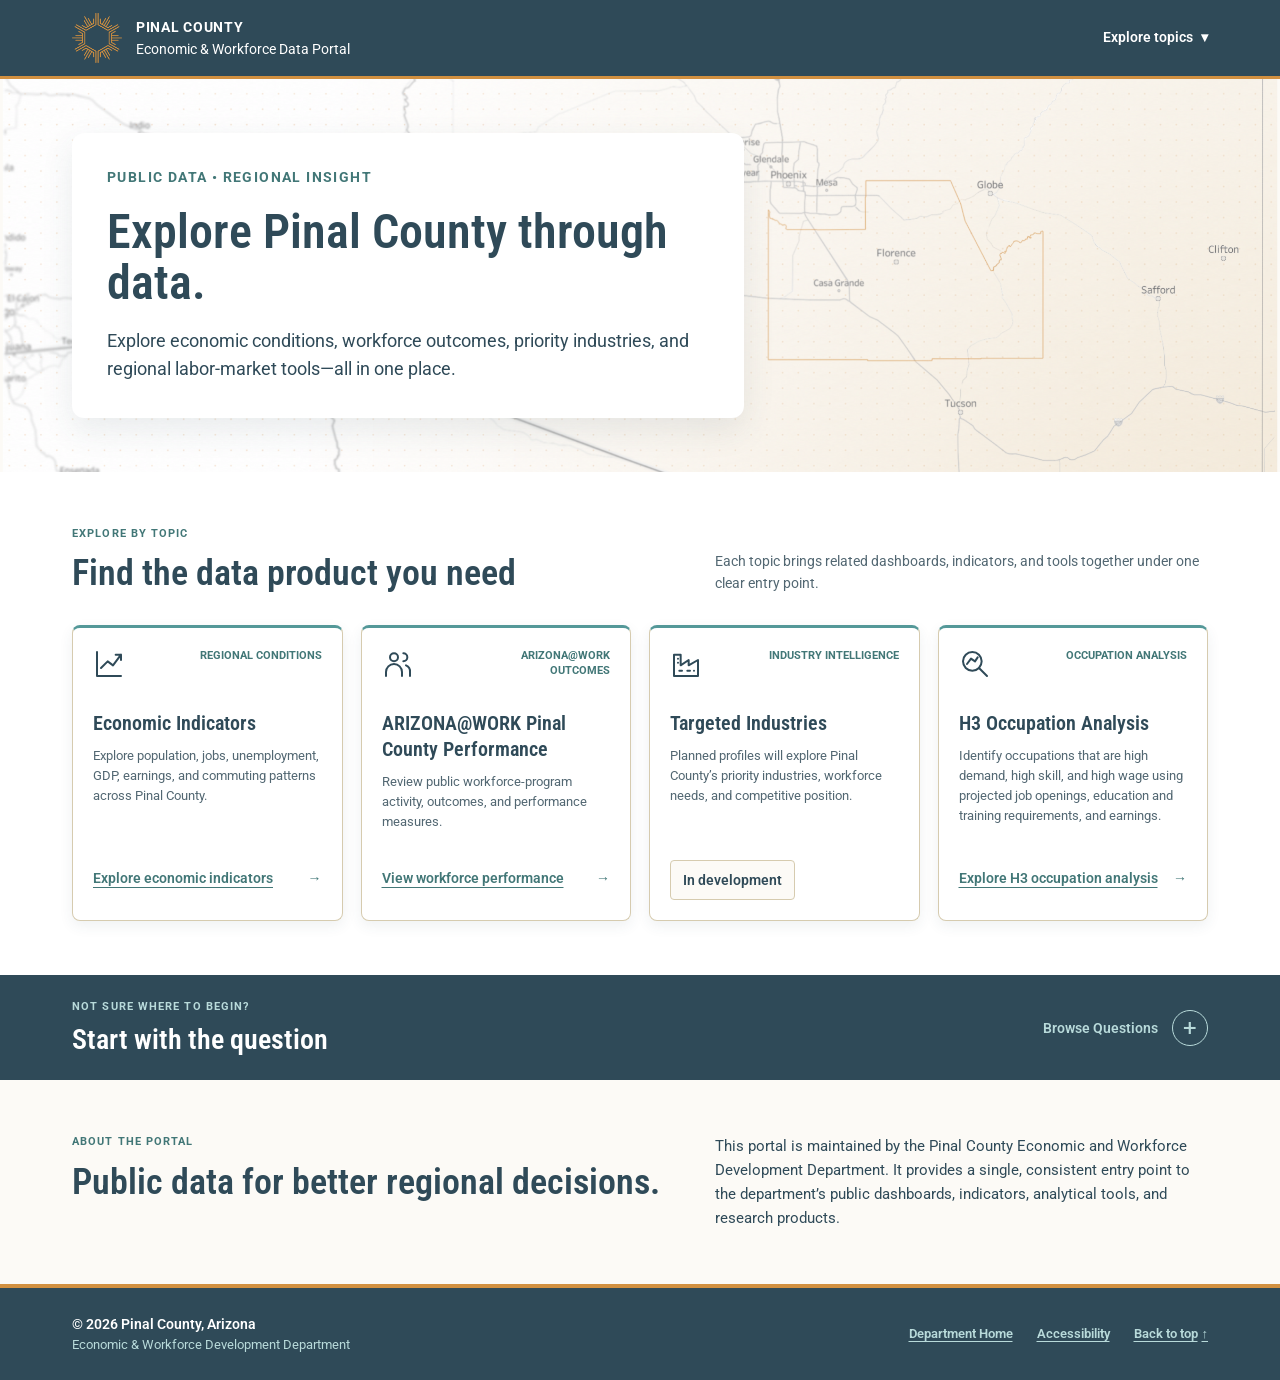
<file: index.html>
<!doctype html>
<html lang="en">
  <head>
    <meta charset="utf-8">
    <meta name="viewport" content="width=device-width, initial-scale=1">
    <title>Pinal County Economic &amp; Workforce Data Portal</title>
    <meta name="description" content="Explore Pinal County economic conditions, workforce outcomes, priority industries, and regional labor-market tools.">

    <!-- These match the fonts used by the published ArcGIS Hub homepage. -->
    <link rel="preconnect" href="https://fonts.googleapis.com">
    <link rel="preconnect" href="https://fonts.gstatic.com" crossorigin>
    <link href="https://fonts.googleapis.com/css2?family=Roboto:wght@400;500;600;700&amp;family=Roboto+Condensed:wght@500;600;700&amp;display=swap" rel="stylesheet">

    <!-- Theme supplies named values; components use those values. -->
    <link rel="stylesheet" href="css/pinal-theme.css">
    <link rel="stylesheet" href="css/components.css">
    <!-- Reserved for verified Hub-specific adjustments; currently comments only. -->
    <link rel="stylesheet" href="css/arcgis-compat.css">
  </head>
  <body class="data-portal" id="top">
    <a class="skip-link" href="#main-content">Skip to main content</a>

    <!-- Shared header pattern. Keep future pages consistent with this markup. -->
    <header class="site-header">
      <div class="portal-container site-header__inner">
        <a class="site-brand" href="index.html" aria-label="Pinal County Economic and Workforce Data Portal home">
          <img class="site-brand__logo" src="images/SVG%20Hub%20-%20Gold%201.png" alt="" width="50" height="50">
          <span class="site-brand__text">
            <span class="site-brand__county">Pinal County</span>
            <span class="site-brand__name">Economic &amp; Workforce Data Portal</span>
          </span>
        </a>

        <nav class="site-nav" aria-label="Main navigation">
          <details class="topic-menu">
            <summary class="topic-menu__toggle">Explore topics <span class="topic-menu__arrow" aria-hidden="true">▾</span></summary>
            <ul class="topic-menu__list">
              <li><a href="https://key-performance-indicators-pinal.hub.arcgis.com/">Economic Indicators</a></li>
              <li><a href="https://workforce-performance-pinal.hub.arcgis.com/">ARIZONA@WORK Pinal County Performance</a></li>
              <li class="topic-menu__unavailable">
                <span>Targeted Industries</span>
                <span class="topic-menu__status">In development</span>
              </li>
              <li><a href="https://h3-occupation-analysis-pinal.hub.arcgis.com/">H3 Occupation Analysis</a></li>
            </ul>
          </details>
        </nav>
      </div>
    </header>

    <main id="main-content" tabindex="-1">
      <!-- Hero means the introductory section at the top of a page. -->
      <section class="hero" id="explore-data" aria-labelledby="portal-heading">
        <div class="portal-container hero__inner">
          <div class="hero__panel">
            <p class="eyebrow">Public data &bull; Regional insight</p>
            <h1 id="portal-heading">Explore Pinal County through data.</h1>
            <p class="hero__description">Explore economic conditions, workforce outcomes, priority industries, and regional labor-market tools—all in one place.</p>
          </div>
        </div>
      </section>

      <section class="topics" id="topics" aria-labelledby="topics-heading">
        <div class="portal-container">
          <div class="section-heading">
            <div>
              <p class="eyebrow">Explore by topic</p>
              <h2 id="topics-heading">Find the data product you need</h2>
            </div>
            <p class="section-heading__description">Each topic brings related dashboards, indicators, and tools together under one clear entry point.</p>
          </div>

          <!-- The same card structure works for each topic. SVG icons need no library. -->
          <div class="topic-grid">
            <article class="topic-card" aria-labelledby="economic-heading">
              <div class="topic-card__top">
                <svg class="topic-card__icon" viewBox="0 0 24 24" width="32" height="32" fill="none" stroke="currentColor" stroke-width="1.5" stroke-linecap="round" stroke-linejoin="round" aria-hidden="true" focusable="false">
                  <path d="M3 3v18h18M6 15l5-5 4 3 6-8M17 5h4v4"/>
                </svg>
                <span class="topic-card__label">Regional conditions</span>
              </div>
              <h3 id="economic-heading">Economic Indicators</h3>
              <p class="topic-card__description">Explore population, jobs, unemployment, GDP, earnings, and commuting patterns across Pinal County.</p>
              <a class="topic-card__link" href="https://key-performance-indicators-pinal.hub.arcgis.com/">
                <span>Explore economic indicators</span>
                <span aria-hidden="true">&rarr;</span>
              </a>
            </article>

            <article class="topic-card" aria-labelledby="workforce-heading">
              <div class="topic-card__top">
                <svg class="topic-card__icon" viewBox="0 0 24 24" width="32" height="32" fill="none" stroke="currentColor" stroke-width="1.5" stroke-linecap="round" stroke-linejoin="round" aria-hidden="true" focusable="false">
                  <circle cx="9" cy="7" r="3"/>
                  <path d="M3 21v-3a6 6 0 0 1 12 0v3M16 4a3 3 0 0 1 0 6M18 13a5 5 0 0 1 3 5v3"/>
                </svg>
                <span class="topic-card__label">ARIZONA@WORK outcomes</span>
              </div>
              <h3 id="workforce-heading">ARIZONA@WORK Pinal County Performance</h3>
              <p class="topic-card__description">Review public workforce-program activity, outcomes, and performance measures.</p>
              <a class="topic-card__link" href="https://workforce-performance-pinal.hub.arcgis.com/">
                <span>View workforce performance</span>
                <span aria-hidden="true">&rarr;</span>
              </a>
            </article>

            <article class="topic-card" aria-labelledby="industries-heading">
              <div class="topic-card__top">
                <svg class="topic-card__icon" viewBox="0 0 24 24" width="32" height="32" fill="none" stroke="currentColor" stroke-width="1.5" stroke-linecap="round" stroke-linejoin="round" aria-hidden="true" focusable="false">
                  <path d="M3 21V5h5v8l6-4v4l7-4v12ZM6 8h0M6 11h0M7 17h2M13 17h2M18 17h0"/>
                </svg>
                <span class="topic-card__label">Industry intelligence</span>
              </div>
              <h3 id="industries-heading">Targeted Industries</h3>
              <p class="topic-card__description">Planned profiles will explore Pinal County’s priority industries, workforce needs, and competitive position.</p>
              <!-- A status replaces the link until supporting content exists. -->
              <p class="topic-card__status">In development</p>
            </article>

            <article class="topic-card" aria-labelledby="h3-heading">
              <div class="topic-card__top">
                <svg class="topic-card__icon" viewBox="0 0 24 24" width="32" height="32" fill="none" stroke="currentColor" stroke-width="1.5" stroke-linecap="round" stroke-linejoin="round" aria-hidden="true" focusable="false">
                  <circle cx="10" cy="10" r="7"/>
                  <path d="m15 15 6 6M6 12l3-4 3 2 2-3"/>
                </svg>
                <span class="topic-card__label">Occupation analysis</span>
              </div>
              <h3 id="h3-heading">H3 Occupation Analysis</h3>
              <p class="topic-card__description">Identify occupations that are high demand, high skill, and high wage using projected job openings, education and training requirements, and earnings.</p>
              <a class="topic-card__link" href="https://h3-occupation-analysis-pinal.hub.arcgis.com/">
                <span>Explore H3 occupation analysis</span>
                <span aria-hidden="true">&rarr;</span>
              </a>
            </article>
          </div>
        </div>
      </section>
      <section class="question-directory" id="find-answers" aria-labelledby="answers-heading">
        <div class="portal-container">
          <details class="question-directory__disclosure">
            <summary class="question-directory__summary">
              <h2 id="answers-heading">
                <span class="eyebrow">Not sure where to begin?</span>
                <span>Start with the question</span>
              </h2>
              <span class="question-directory__control">
                <span>Browse Questions</span>
                <span class="question-directory__icon" aria-hidden="true"></span>
              </span>
            </summary>

            <!-- One dropdown contains the direct question links; closed by default. -->
            <div class="question-directory__grid">
              <section class="question-group" aria-labelledby="economic-questions-heading">
                <h3 id="economic-questions-heading">Economic Indicators</h3>
                <ul class="question-group__links">
                  <li><a href="https://key-performance-indicators-pinal.hub.arcgis.com/">How is Pinal County’s economy changing?</a></li>
                  <li><a href="https://key-performance-indicators-pinal.hub.arcgis.com/">What are the latest employment and unemployment trends?</a></li>
                  <li><a href="https://key-performance-indicators-pinal.hub.arcgis.com/">How many people live in Pinal County and its cities and towns?</a></li>
                  <li><a href="https://key-performance-indicators-pinal.hub.arcgis.com/">How are the populations of Pinal County and its cities and towns projected to grow?</a></li>
                </ul>
              </section>

              <section class="question-group" aria-labelledby="workforce-questions-heading">
                <h3 id="workforce-questions-heading">ARIZONA@WORK Pinal County Performance</h3>
                <ul class="question-group__links">
                  <li><a href="https://federal-performance-measures-pinal.hub.arcgis.com/">How are workforce programs performing on federal measures?</a></li>
                  <li><a href="https://workforce-outcomes-pinal.hub.arcgis.com/">How many people are participating in workforce programs?</a></li>
                  <li><a href="https://workforce-outcomes-pinal.hub.arcgis.com/">What training are participants receiving?</a></li>
                  <li><a href="https://workforce-outcomes-pinal.hub.arcgis.com/">What employment and earnings outcomes are participants achieving?</a></li>
                </ul>
              </section>

              <section class="question-group" aria-labelledby="industry-questions-heading">
                <h3 id="industry-questions-heading">Targeted Industries</h3>
                <p class="question-group__note">In development</p>
                <ul class="question-group__links question-group__planned">
                  <li>What are Pinal County’s targeted industries?</li>
                  <li>Which occupations support these industries?</li>
                  <li>What skills and training do these industries need?</li>
                </ul>
              </section>

              <section class="question-group" aria-labelledby="occupation-questions-heading">
                <h3 id="occupation-questions-heading">H3 Occupation Analysis</h3>
                <ul class="question-group__links">
                  <li><a href="https://h3-occupation-analysis-pinal.hub.arcgis.com/">Which occupations are projected to have the most job openings?</a></li>
                  <li><a href="https://h3-occupation-analysis-pinal.hub.arcgis.com/">Which occupations offer higher wages?</a></li>
                  <li><a href="https://h3-occupation-analysis-pinal.hub.arcgis.com/">What education and training do different occupations require?</a></li>
                  <li><a href="https://h3-occupation-analysis-pinal.hub.arcgis.com/">Which occupations meet Pinal County’s high-demand, high-skill, and high-wage criteria?</a></li>
                </ul>
              </section>
            </div>
          </details>
        </div>
      </section>
      <section class="about" id="about" aria-labelledby="about-heading">
        <div class="portal-container">
          <div class="section-heading">
            <div>
              <p class="eyebrow">About the portal</p>
              <h2 id="about-heading">Public data for better regional decisions.</h2>
            </div>
            <p class="section-heading__description">This portal is maintained by the Pinal County Economic and Workforce Development Department. It provides a single, consistent entry point to the department’s public dashboards, indicators, analytical tools, and research products.</p>
          </div>
        </div>
      </section>
    </main>

    <!-- Shared footer pattern, based on the existing ArcGIS homepage. -->
    <footer class="site-footer">
      <div class="portal-container site-footer__inner">
        <div class="site-footer__identity">
          <p class="site-footer__copyright">&copy; 2026 Pinal County, Arizona</p>
          <p class="site-footer__department">Economic &amp; Workforce Development Department</p>
        </div>
        <nav class="site-footer__links" aria-label="Footer navigation">
          <a href="https://www.pinal.gov/1849/Economic-Workforce-Development">Department Home</a>
          <a href="https://www.pinal.gov/153/Accessibility">Accessibility</a>
          <a href="#top">Back to top <span aria-hidden="true">&uarr;</span></a>
        </nav>
      </div>
    </footer>
  </body>
</html>
</file>
<file: css/pinal-theme.css>
/*
 * County branding lives here. A CSS custom property is a named value:
 * --pinal-blue names the color; --color-text describes its purpose.
 * Keeping both lets another project reuse the components with its own theme.
 */
.data-portal {
  /* Official County palette. */
  --pinal-blue: #2f4a58;
  --pinal-teal: #549898;
  --pinal-gold: #d29040;
  --pinal-tan: #d6cbaf;

  /* Existing variations, named once rather than repeated in components. */
  /* Text contrast: 4.87:1 on Pinal cream and 5.08:1 on white. */
  --pinal-teal-dark: #427777;
  --pinal-teal-light: #b8dada;
  --pinal-slate: #526772;
  --pinal-sand: #f1ede3;
  --pinal-cream: #fcfaf6;
  --neutral-white: #ffffff;

  /* Purpose names: these are the values reusable components consume. */
  --color-text: var(--pinal-blue);
  --color-text-muted: var(--pinal-slate);
  --color-link: var(--pinal-teal-dark);
  --color-eyebrow: var(--pinal-teal-dark);
  --color-page: var(--neutral-white);
  --color-surface-soft: var(--pinal-cream);
  --color-surface-warm: var(--pinal-sand);
  --color-header: var(--pinal-blue);
  --color-on-header: var(--neutral-white);
  --color-on-dark-accent: var(--pinal-teal-light);
  --color-accent: var(--pinal-gold);
  --color-border: var(--pinal-tan);
  --color-card-accent: var(--pinal-teal);
  --color-focus: var(--pinal-blue);
  --color-focus-on-header: var(--neutral-white);

  /* Solid white keeps dark-teal text contrast consistent over the map. */
  --color-hero-panel: var(--neutral-white);
  /* Transparency uses existing palette colors, rather than new solid shades. */
  --color-hero-border: rgb(255 255 255 / 70%);
  --color-header-divider: rgb(252 250 246 / 25%);
  --shadow-hero: 0 12px 32px rgb(47 74 88 / 10%);
  --shadow-card: 0 5px 14px rgb(47 74 88 / 8%);
  --shadow-card-active: 0 8px 20px rgb(47 74 88 / 14%);

  --font-body: "Roboto", Arial, sans-serif;
  --font-heading: "Roboto Condensed", "Arial Narrow", Arial, sans-serif;
  --image-hero-background: url("../images/Pinal%20Map.png");
}
</file>
<file: css/components.css>
/* Portable components. Keep County hex values and Hub overrides elsewhere. */
.data-portal,
.data-portal *,
.data-portal *::before,
.data-portal *::after {
  box-sizing: border-box;
}

.data-portal {
  margin: 0;
  background: var(--color-page);
  color: var(--color-text);
  font-family: var(--font-body);
  font-size: 1rem;
  line-height: 1.6;
}

.data-portal a {
  color: var(--color-link);
  text-underline-offset: 0.25em;
}

.data-portal a:focus-visible,
.data-portal summary:focus-visible,
.data-portal [tabindex="-1"]:focus-visible {
  outline: 3px solid var(--color-focus);
  outline-offset: 5px;
}

.data-portal .portal-container {
  width: 100%;
  max-width: 75rem;
  margin-inline: auto;
  padding-inline: clamp(1rem, 4vw, 2rem);
}

/* Keyboard users can bypass the header and move straight to the content. */
.data-portal .skip-link {
  position: absolute;
  z-index: 10;
  top: 1rem;
  left: 1rem;
  padding: 0.75rem 1rem;
  transform: translateY(calc(-100% - 2rem));
  background: var(--color-page);
  color: var(--color-text);
  font-weight: 700;
}

.data-portal .skip-link:focus {
  transform: translateY(0);
}

.data-portal .site-header {
  background: var(--color-header);
  border-bottom: 3px solid var(--color-accent);
}

.data-portal .site-header__inner {
  display: flex;
  align-items: center;
  justify-content: space-between;
  gap: 1rem 2rem;
  min-height: 4.75rem;
  padding-block: 0.625rem;
}

.data-portal .site-brand {
  display: flex;
  align-items: center;
  gap: 0.875rem;
  min-width: 0;
  color: var(--color-on-header);
  text-decoration: none;
}

.data-portal .site-brand__logo {
  display: block;
  flex: 0 0 auto;
  width: 3.125rem;
  height: 3.125rem;
  object-fit: contain;
}

.data-portal .site-brand__text {
  display: grid;
  gap: 0.1875rem;
  min-width: 0;
  font-size: 0.875rem;
  line-height: 1.3;
}

.data-portal .site-brand__county {
  font-weight: 700;
  letter-spacing: 0.05em;
  text-transform: uppercase;
}

.data-portal .site-brand__name {
  overflow-wrap: anywhere;
}

.data-portal .site-nav {
  flex-shrink: 0;
}

.data-portal .topic-menu {
  position: relative;
}

.data-portal .topic-menu__toggle {
  display: inline-flex;
  align-items: center;
  gap: 0.5rem;
  min-height: 2.75rem;
  padding-block: 0.5rem;
  border-bottom: 2px solid transparent;
  color: var(--color-on-header);
  font-size: 0.875rem;
  font-weight: 600;
  cursor: pointer;
  list-style: none;
}

.data-portal .topic-menu__toggle::-webkit-details-marker {
  display: none;
}

.data-portal .topic-menu[open] .topic-menu__arrow {
  transform: rotate(180deg);
}

.data-portal .topic-menu__toggle:hover,
.data-portal .topic-menu__toggle:focus-visible,
.data-portal .topic-menu[open] > .topic-menu__toggle {
  border-bottom-color: var(--color-accent);
}

.data-portal .site-brand:focus-visible,
.data-portal .topic-menu__toggle:focus-visible {
  outline-color: var(--color-focus-on-header);
}

.data-portal .topic-menu__list {
  position: absolute;
  z-index: 5;
  top: calc(100% + 0.5rem);
  right: 0;
  width: 22rem;
  max-width: calc(100vw - 2rem);
  max-height: 70vh;
  overflow-y: auto;
  margin: 0;
  padding: 0.5rem;
  border: 1px solid var(--color-border);
  border-radius: 0.5rem;
  background: var(--color-page);
  color: var(--color-text);
  box-shadow: var(--shadow-card-active);
  list-style: none;
}

.data-portal .topic-menu__list a,
.data-portal .topic-menu__unavailable {
  display: flex;
  flex-direction: column;
  justify-content: center;
  min-height: 2.75rem;
  padding: 0.625rem 0.75rem;
  border-radius: 0.25rem;
  color: var(--color-text);
  font-size: 0.875rem;
  line-height: 1.4;
}

.data-portal .topic-menu__list a:hover,
.data-portal .topic-menu__list a:focus-visible {
  background: var(--color-surface-soft);
}

.data-portal .topic-menu__list a:focus-visible {
  outline-offset: -3px;
}

.data-portal .topic-menu__status {
  margin-top: 0.25rem;
  color: var(--color-text-muted);
  font-size: 0.75rem;
}

.data-portal .hero {
  background-color: var(--color-surface-soft);
  background-image: var(--image-hero-background);
  background-position: center;
  background-size: cover;
}

.data-portal .hero__inner {
  padding-block: clamp(2rem, 5vw, 3.375rem);
}

.data-portal .hero__panel {
  max-width: 42rem;
  padding: clamp(1.5rem, 3vw, 2.125rem);
  border: 1px solid var(--color-hero-border);
  border-radius: 0.75rem;
  background: var(--color-hero-panel);
  box-shadow: var(--shadow-hero);
}

.data-portal .eyebrow {
  margin: 0 0 1.125rem;
  color: var(--color-eyebrow);
  font-size: 0.875rem;
  font-weight: 700;
  line-height: 1.4;
  letter-spacing: 0.1em;
  text-transform: uppercase;
}

.data-portal .hero h1 {
  margin: 0 0 1.125rem;
  color: var(--color-text);
  font-family: var(--font-heading);
  font-size: clamp(2rem, 5vw, 3rem);
  font-weight: 600;
  line-height: 1.08;
  overflow-wrap: break-word;
}

.data-portal .hero__description {
  margin: 0;
  font-size: clamp(1rem, 2vw, 1.125rem);
  line-height: 1.55;
}

/* Section heading and card patterns can be reused on supporting pages. */
.data-portal .topics {
  padding-block: clamp(2.5rem, 5vw, 3.375rem);
}

.data-portal .section-heading {
  display: grid;
  grid-template-columns: 1.1fr 0.9fr;
  align-items: end;
  gap: 1rem 2.5rem;
  margin-bottom: 1.875rem;
}

.data-portal .section-heading .eyebrow {
  margin-bottom: 0.75rem;
  font-size: 0.6875rem;
}

.data-portal .section-heading h2 {
  margin: 0;
  font-family: var(--font-heading);
  font-size: clamp(1.9375rem, 4vw, 2.25rem);
  font-weight: 600;
  line-height: 1.15;
}

.data-portal .section-heading__description {
  margin: 0;
  max-width: 32rem;
}

.data-portal .topics .section-heading__description {
  color: var(--color-text-muted);
  font-size: 0.875rem;
  line-height: 1.55;
}

.data-portal .topic-grid {
  display: grid;
  grid-template-columns: repeat(4, minmax(0, 1fr));
  gap: 1.125rem;
}

.data-portal .topic-card {
  display: flex;
  flex-direction: column;
  min-width: 0;
  padding: 1.25rem;
  border: 1px solid var(--color-border);
  border-top: 3px solid var(--color-card-accent);
  border-radius: 0.5rem;
  background: var(--color-page);
  box-shadow: var(--shadow-card);
}

.data-portal .topic-card:has(a):hover,
.data-portal .topic-card:focus-within {
  border-color: var(--color-card-accent);
  box-shadow: var(--shadow-card-active);
}

.data-portal .topic-card__top {
  display: flex;
  align-items: flex-start;
  justify-content: space-between;
  gap: 0.875rem;
  min-height: 2.875rem;
  margin-bottom: 1rem;
}

.data-portal .topic-card__icon {
  flex: 0 0 auto;
  color: var(--color-text);
}

.data-portal .topic-card__label {
  max-width: 9rem;
  color: var(--color-eyebrow);
  font-size: 0.6875rem;
  font-weight: 700;
  line-height: 1.4;
  text-align: right;
  text-transform: uppercase;
  overflow-wrap: anywhere;
}

.data-portal .topic-card h3 {
  margin: 0 0 0.625rem;
  font-family: var(--font-heading);
  font-size: 1.25rem;
  font-weight: 600;
  line-height: 1.3;
  overflow-wrap: anywhere;
}

.data-portal .topic-card__description {
  margin: 0 0 1.5rem;
  color: var(--color-text-muted);
  font-size: 0.8125rem;
  line-height: 1.55;
}

/* Auto margin aligns links at the bottom without fixing the card height. */
.data-portal .topic-card__link {
  display: flex;
  align-items: center;
  justify-content: space-between;
  gap: 0.75rem;
  min-height: 2.75rem;
  margin-top: auto;
  font-size: 0.875rem;
  font-weight: 600;
  line-height: 1.5;
  text-decoration: none;
}

.data-portal .topic-card__link span:first-child {
  text-decoration: underline;
  text-underline-offset: 0.25em;
}

.data-portal .topic-card__link:hover {
  color: var(--color-text);
}

.data-portal .topic-card__status {
  align-self: flex-start;
  margin: auto 0 0;
  padding: 0.5rem 0.75rem;
  border: 1px solid var(--color-border);
  border-radius: 0.25rem;
  background: var(--color-surface-soft);
  font-size: 0.875rem;
  font-weight: 600;
}

/* A quiet alternative entry point: plain question links, without card chrome. */
.data-portal .question-directory {
  background: var(--color-header);
}

.data-portal .question-directory h2 {
  flex: 1 1 16rem;
  margin: 0;
  font-family: var(--font-heading);
  font-size: 1.75rem;
  font-weight: 600;
  line-height: 1.2;
}

.data-portal .question-directory__summary {
  display: flex;
  flex-wrap: wrap;
  align-items: center;
  justify-content: space-between;
  gap: 1rem 2rem;
  min-height: 6.5rem;
  padding-block: 1.5rem;
  color: var(--color-on-header);
  cursor: pointer;
  list-style: none;
}

/* Replace the browser triangle with the source site's plus/minus control. */
.data-portal .question-directory__summary::-webkit-details-marker {
  display: none;
}

.data-portal .question-directory__summary:focus-visible {
  outline-color: var(--color-focus-on-header);
  outline-offset: -5px;
}

.data-portal .question-directory__summary .eyebrow {
  display: block;
  margin-bottom: 0.5rem;
  color: var(--color-on-dark-accent);
  font-family: var(--font-body);
  font-size: 0.6875rem;
}

.data-portal .question-directory__control {
  display: flex;
  align-items: center;
  gap: 0.875rem;
  margin-left: auto;
  color: var(--color-on-dark-accent);
  font-size: 0.875rem;
  font-weight: 600;
}

.data-portal .question-directory__icon {
  display: flex;
  align-items: center;
  justify-content: center;
  flex: 0 0 auto;
  width: 2.25rem;
  height: 2.25rem;
  border: 1px solid currentColor;
  border-radius: 50%;
  font-size: 1.5rem;
  font-weight: 400;
  line-height: 1;
}

.data-portal .question-directory__icon::before {
  content: "+";
}

.data-portal .question-directory__disclosure[open] .question-directory__icon::before {
  content: "\2212";
}

.data-portal .question-directory__grid {
  display: grid;
  grid-template-columns: repeat(2, minmax(0, 1fr));
  gap: 1.25rem 2rem;
  padding: 1.25rem;
  background: var(--color-page);
}

.data-portal .question-group {
  min-width: 0;
}

.data-portal .question-group h3 {
  margin: 0 0 0.375rem;
  font-family: var(--font-heading);
  font-size: 1rem;
  font-weight: 600;
  line-height: 1.3;
}

.data-portal .question-group__links {
  margin: 0;
  padding: 0;
  list-style: none;
}

.data-portal .question-group__links li + li {
  margin-top: 0.125rem;
}

.data-portal .question-group__links a {
  display: inline-block;
  padding-block: 0.1875rem;
  font-size: 0.875rem;
  line-height: 1.45;
  text-decoration: underline;
  overflow-wrap: break-word;
}

.data-portal .question-group__links a:hover {
  color: var(--color-text);
}

.data-portal .question-group__note {
  margin: 0;
  font-size: 0.875rem;
}

/* Planned questions describe future content without looking like active links. */
.data-portal .question-group__planned {
  margin-top: 0.375rem;
  font-size: 0.875rem;
  line-height: 1.45;
}

.data-portal .question-group__planned li {
  padding-block: 0.1875rem;
}

.data-portal .about {
  padding-block: clamp(2.5rem, 5vw, 3.375rem);
  background: var(--color-surface-soft);
}

.data-portal .about .section-heading {
  align-items: start;
  margin-bottom: 0;
}

.data-portal .about .section-heading__description {
  font-size: 0.9375rem;
}

.data-portal .site-footer {
  border-top: 4px solid var(--color-accent);
  background: var(--color-header);
  color: var(--color-on-header);
}

.data-portal .site-footer__inner {
  display: flex;
  flex-wrap: wrap;
  align-items: center;
  justify-content: space-between;
  gap: 1.25rem 2rem;
  padding-block: 1.5rem;
}

.data-portal .site-footer__identity p {
  margin: 0;
}

.data-portal .site-footer__copyright {
  font-size: 0.875rem;
  font-weight: 600;
}

.data-portal .site-footer__department {
  color: var(--color-on-dark-accent);
  font-size: 0.8125rem;
}

.data-portal .site-footer__links {
  display: flex;
  flex-wrap: wrap;
  gap: 0.25rem 1.5rem;
}

.data-portal .site-footer__links a {
  display: inline-flex;
  align-items: center;
  gap: 0.25rem;
  min-height: 2.75rem;
  color: var(--color-on-dark-accent);
  font-size: 0.8125rem;
  font-weight: 600;
}

.data-portal .site-footer a:focus-visible {
  outline-color: var(--color-focus-on-header);
}

@media (max-width: 62.5rem) {
  .data-portal .topic-grid {
    grid-template-columns: repeat(2, minmax(0, 1fr));
  }
}

@media (max-width: 43.75rem) {
  .data-portal .section-heading,
  .data-portal .topic-grid,
  .data-portal .question-directory__grid {
    grid-template-columns: minmax(0, 1fr);
  }
}

@media (max-width: 50rem) {
  .data-portal .site-header__inner {
    flex-wrap: wrap;
    padding-block: 0.75rem;
  }

  .data-portal .site-nav {
    width: 100%;
  }

  /* Expand within the header on phones instead of covering page content. */
  .data-portal .topic-menu__list {
    position: static;
    width: 100%;
    max-width: none;
    margin-top: 0.5rem;
  }

  .data-portal .site-brand__logo {
    width: 2.75rem;
    height: 2.75rem;
  }
}
</file>
<file: css/arcgis-compat.css>
/*
 * Integration rules apply only to the generated hub-portal--* wrappers.
 * The standalone page has no such wrappers, so these rules do not affect it.
 * Hub's editor sanitization and row settings still need a check after paste.
 */

/* Hub supplies the introductory background through its Row settings. */
.data-portal.hub-portal--intro,
.data-portal.hub-portal--intro .hero {
  background-color: transparent;
}

.data-portal.hub-portal--intro .hero {
  background-image: none;
}

/* Preserve semantic heading colors instead of inheriting Hub's heading theme. */
.data-portal[class*="hub-portal--"] h1,
.data-portal[class*="hub-portal--"] h2,
.data-portal[class*="hub-portal--"] h3 {
  color: inherit;
}

/* Hub's accessibility link styles can add important underline declarations. */
.data-portal.hub-portal--header .site-nav {
  background: transparent !important;
  border: 0 !important;
  box-shadow: none !important;
}

.data-portal[class*="hub-portal--"] .site-brand {
  color: var(--color-on-header) !important;
  text-decoration: none !important;
}

.data-portal[class*="hub-portal--"] .topic-menu__list a {
  color: var(--color-text) !important;
}

.data-portal[class*="hub-portal--"] .topic-card__link {
  text-decoration: none !important;
}

.data-portal[class*="hub-portal--"] .topic-card__link span:first-child {
  text-decoration: underline !important;
}

.data-portal[class*="hub-portal--"] .site-footer__links a {
  color: var(--color-on-dark-accent) !important;
}
</file>
